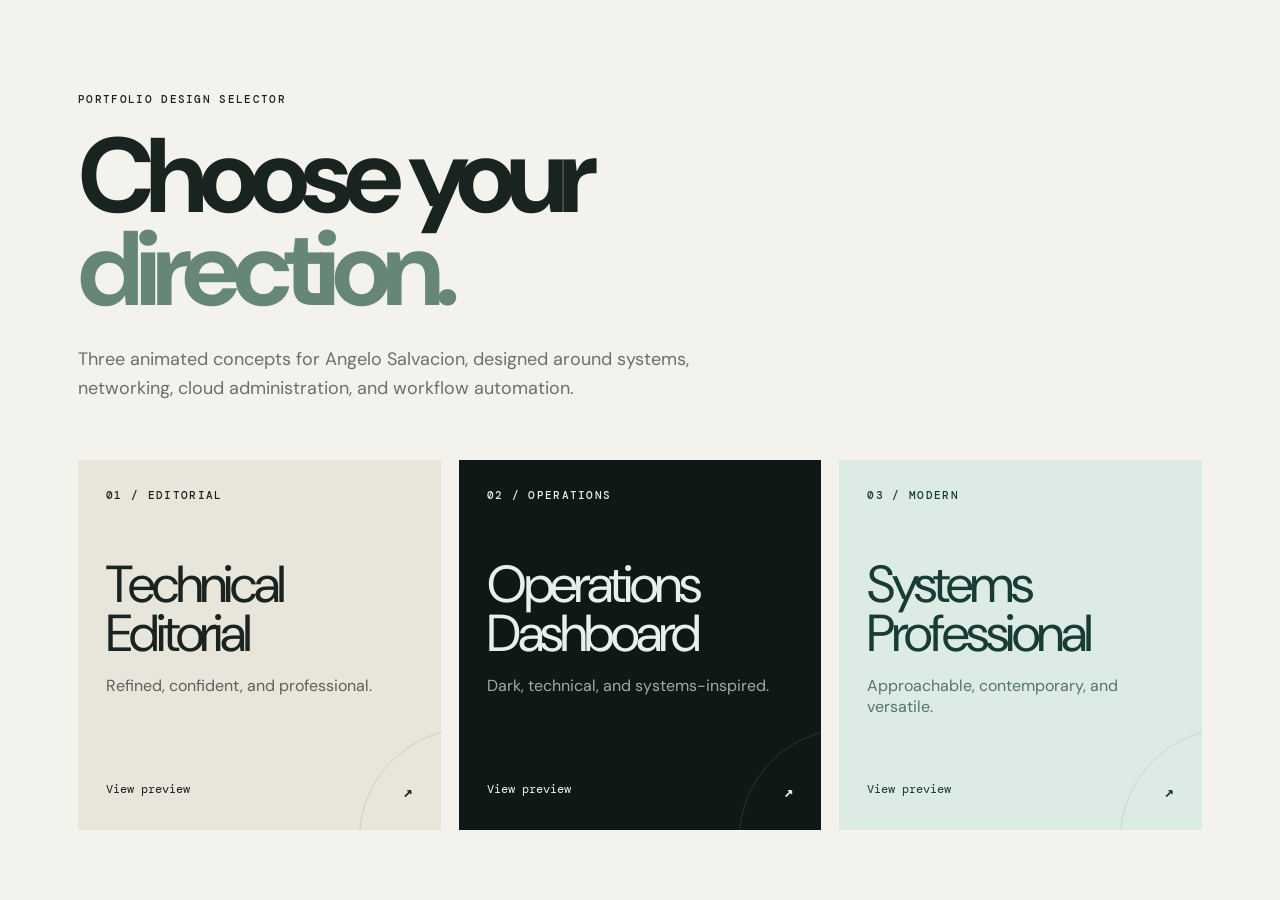
<file: index.html>
<!doctype html>
<html lang="en">
<head>
  <meta charset="utf-8">
  <meta name="viewport" content="width=device-width, initial-scale=1">
  <meta name="description" content="Portfolio design previews for Angelo Salvacion">
  <title>Angelo Salvacion — Portfolio Previews</title>
  <link rel="preconnect" href="https://fonts.googleapis.com">
  <link rel="preconnect" href="https://fonts.gstatic.com" crossorigin>
  <link href="https://fonts.googleapis.com/css2?family=DM+Mono:wght@400;500&family=DM+Sans:wght@400;500;600;700&family=Playfair+Display:ital,wght@1,500&display=swap" rel="stylesheet">
  <link rel="stylesheet" href="assets/styles.css">
  <script src="assets/script.js" defer></script>
</head>
<body class="chooser">
  <main class="chooser-main">
    <p class="eyebrow reveal">PORTFOLIO DESIGN SELECTOR</p>
    <h1 class="reveal">Choose your<br><span>direction.</span></h1>
    <p class="intro reveal">Three animated concepts for Angelo Salvacion, designed around systems, networking, cloud administration, and workflow automation.</p>

    <div class="preview-grid">
      <a class="preview-card editorial-card reveal" href="editorial/index.html">
        <span class="card-number">01 / EDITORIAL</span>
        <span class="preview-title">Technical<br>Editorial</span>
        <span class="preview-description">Refined, confident, and professional.</span>
        <span class="card-link">View preview <b>↗</b></span>
      </a>

      <a class="preview-card dashboard-card reveal" href="dashboard/index.html">
        <span class="card-number">02 / OPERATIONS</span>
        <span class="preview-title">Operations<br>Dashboard</span>
        <span class="preview-description">Dark, technical, and systems-inspired.</span>
        <span class="card-link">View preview <b>↗</b></span>
      </a>

      <a class="preview-card systems-card reveal" href="systems/index.html">
        <span class="card-number">03 / MODERN</span>
        <span class="preview-title">Systems<br>Professional</span>
        <span class="preview-description">Approachable, contemporary, and versatile.</span>
        <span class="card-link">View preview <b>↗</b></span>
      </a>
    </div>
  </main>
</body>
</html>
</file>
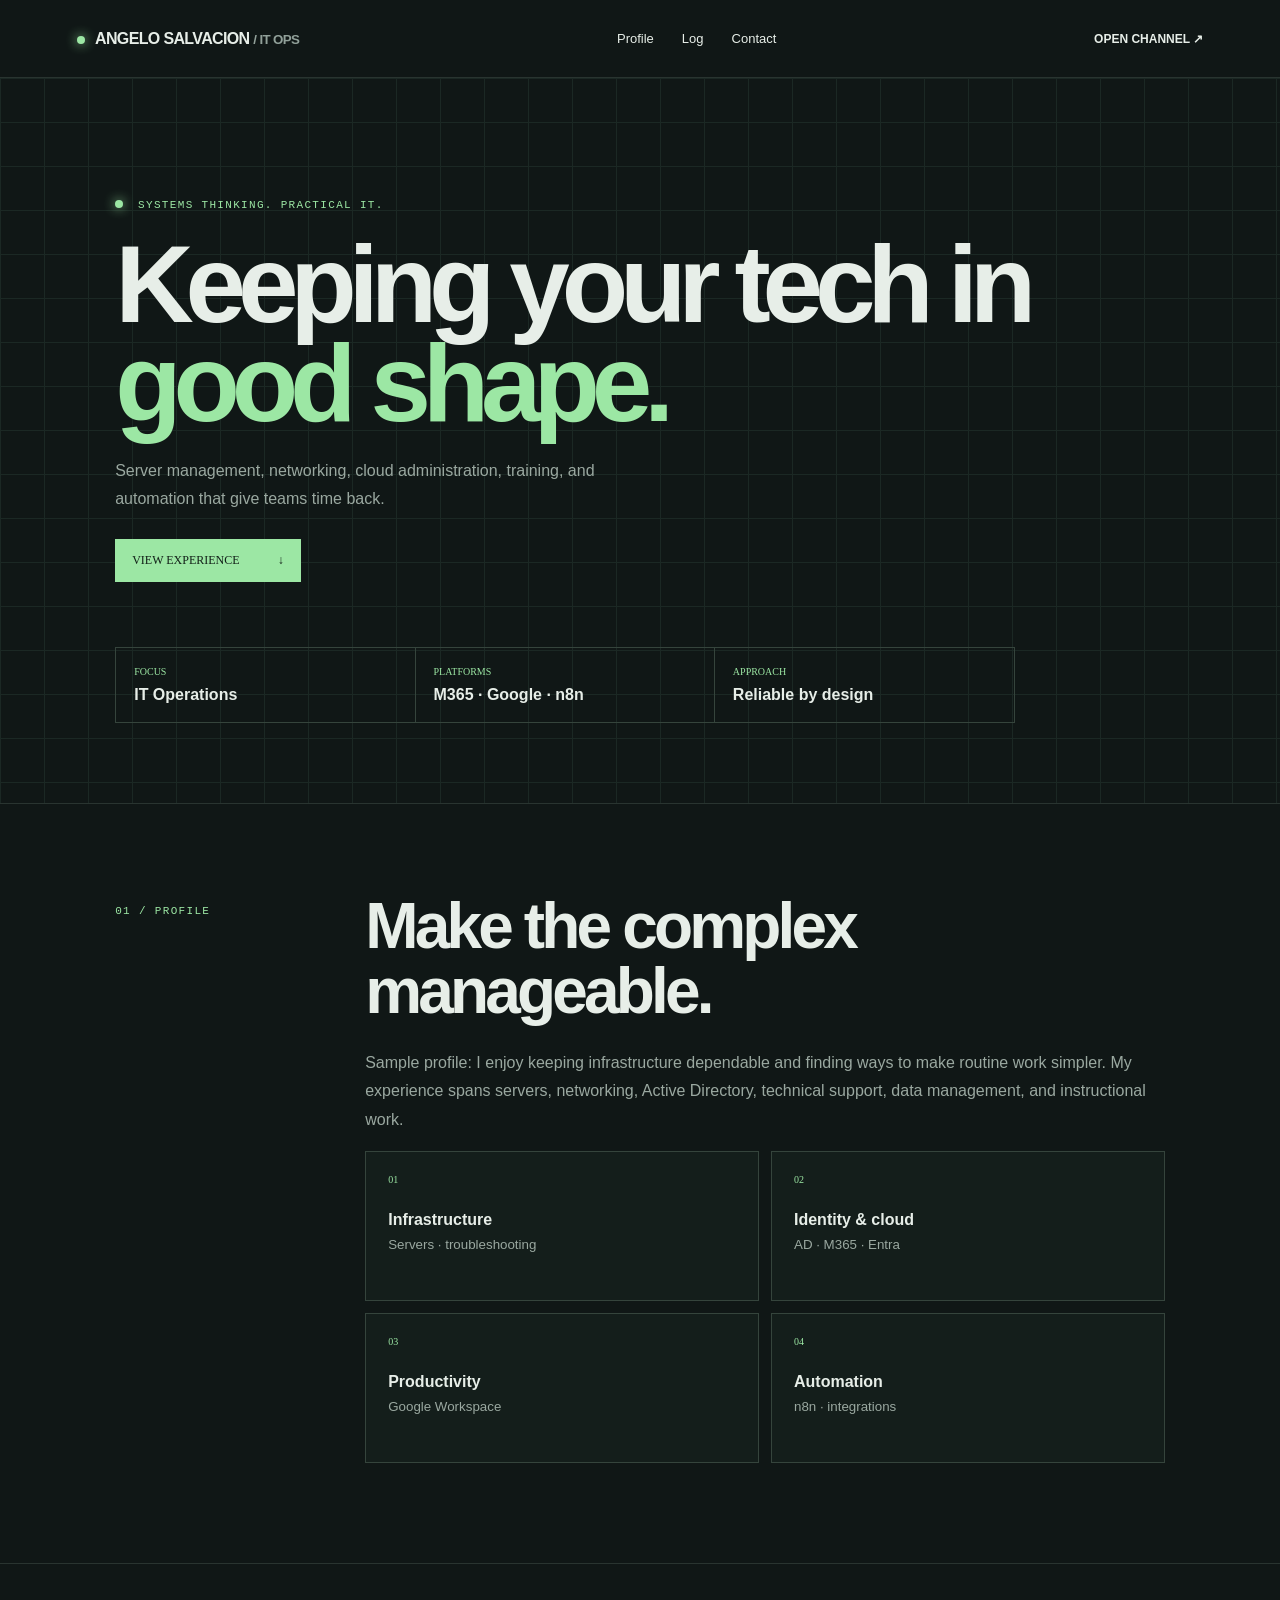
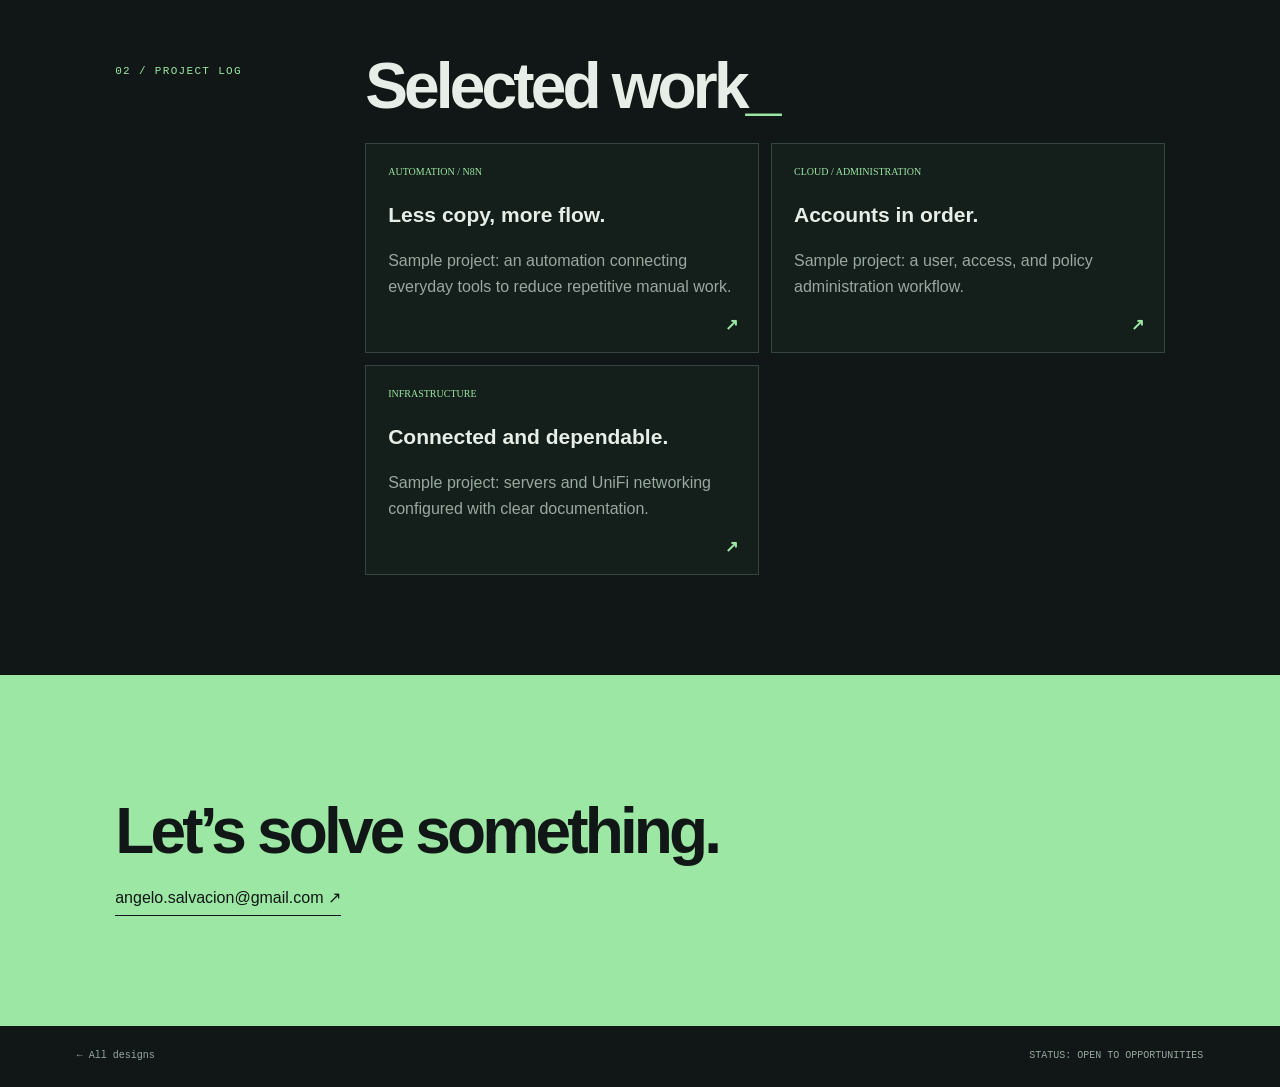
<file: dashboard/index.html>
<!doctype html>
<html lang="en"><head><meta charset="utf-8"><meta name="viewport" content="width=device-width,initial-scale=1"><title>Operations Dashboard — Angelo Salvacion</title><link rel="stylesheet" href="../assets/styles.css"><link rel="stylesheet" href="style.css"><script src="script.js" defer></script></head>
<body class="portfolio dashboard"><header class="site-header"><a class="brand" href="../index.html"><i></i> ANGELO SALVACION <small>/ IT OPS</small></a><nav><a href="#about">Profile</a><a href="#experience">Log</a><a href="#contact">Contact</a></nav><a class="header-cta" href="#contact">OPEN CHANNEL ↗</a></header>
<main><section class="hero dashboard-hero"><p class="eyebrow reveal"><i></i> SYSTEMS THINKING. PRACTICAL IT.</p><h1 class="reveal">Keeping your tech in <span>good shape.</span></h1><p class="hero-copy reveal">Server management, networking, cloud administration, training, and automation that give teams time back.</p><a class="button-link reveal" href="#experience">VIEW EXPERIENCE <span>↓</span></a><div class="status-panel reveal"><div><small>FOCUS</small><strong>IT Operations</strong></div><div><small>PLATFORMS</small><strong>M365 · Google · n8n</strong></div><div><small>APPROACH</small><strong>Reliable by design</strong></div></div></section>
<section class="content-section" id="about"><p class="eyebrow">01 / PROFILE</p><div class="section-copy reveal"><h2>Make the complex manageable.</h2><p>Sample profile: I enjoy keeping infrastructure dependable and finding ways to make routine work simpler. My experience spans servers, networking, Active Directory, technical support, data management, and instructional work.</p><div class="skill-grid"><article><span>01</span><strong>Infrastructure</strong><small>Servers · troubleshooting</small></article><article><span>02</span><strong>Identity &amp; cloud</strong><small>AD · M365 · Entra</small></article><article><span>03</span><strong>Productivity</strong><small>Google Workspace</small></article><article><span>04</span><strong>Automation</strong><small>n8n · integrations</small></article></div></div></section>
<section class="content-section" id="experience"><p class="eyebrow">02 / PROJECT LOG</p><div class="section-copy reveal"><h2>Selected work<span>_</span></h2><div class="project-grid"><article><small>AUTOMATION / N8N</small><h3>Less copy, more flow.</h3><p>Sample project: an automation connecting everyday tools to reduce repetitive manual work.</p><b>↗</b></article><article><small>CLOUD / ADMINISTRATION</small><h3>Accounts in order.</h3><p>Sample project: a user, access, and policy administration workflow.</p><b>↗</b></article><article><small>INFRASTRUCTURE</small><h3>Connected and dependable.</h3><p>Sample project: servers and UniFi networking configured with clear documentation.</p><b>↗</b></article></div></div></section>
<section class="contact-section" id="contact"><p class="eyebrow">03 / OPEN CHANNEL</p><h2>Let’s solve something.</h2><a class="contact-link" href="mailto:angelo.salvacion@gmail.com">angelo.salvacion@gmail.com ↗</a></section></main><footer class="site-footer"><a href="../index.html">← All designs</a><span>STATUS: OPEN TO OPPORTUNITIES</span></footer></body></html>
</file>
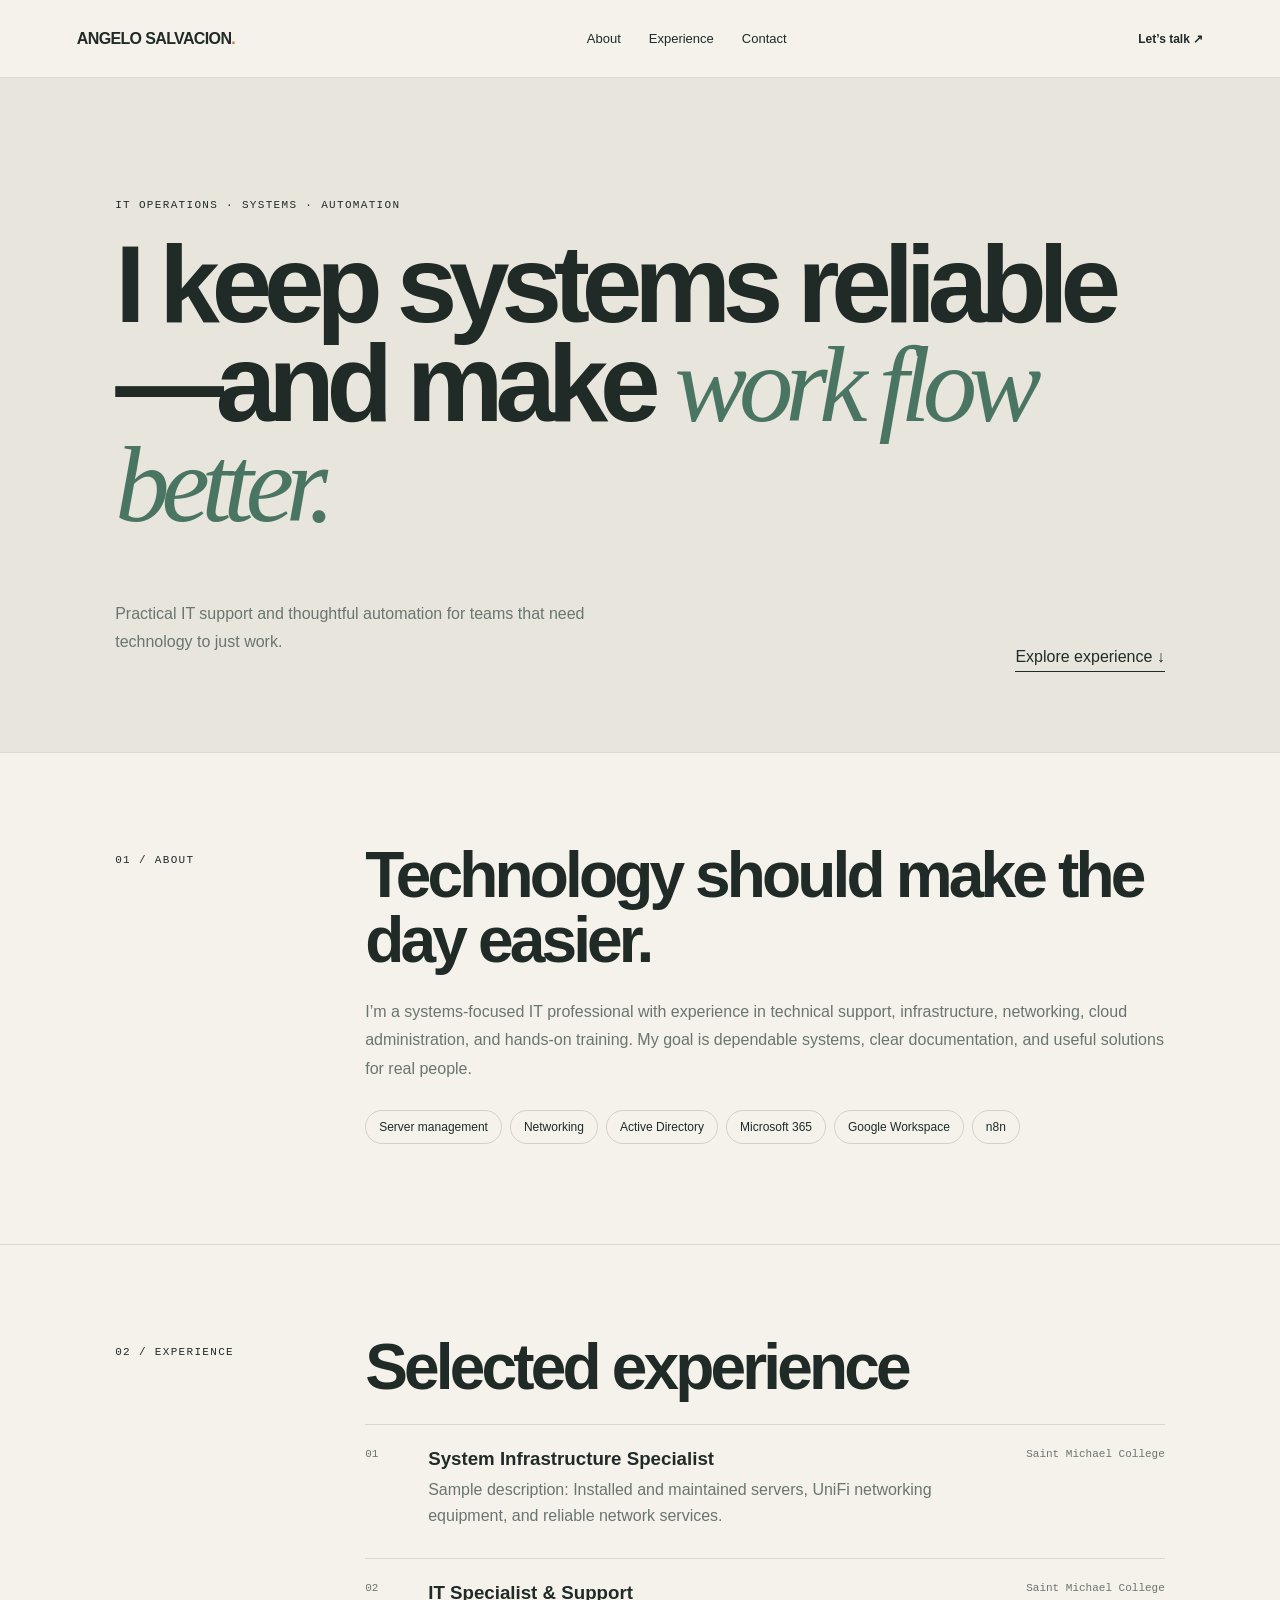
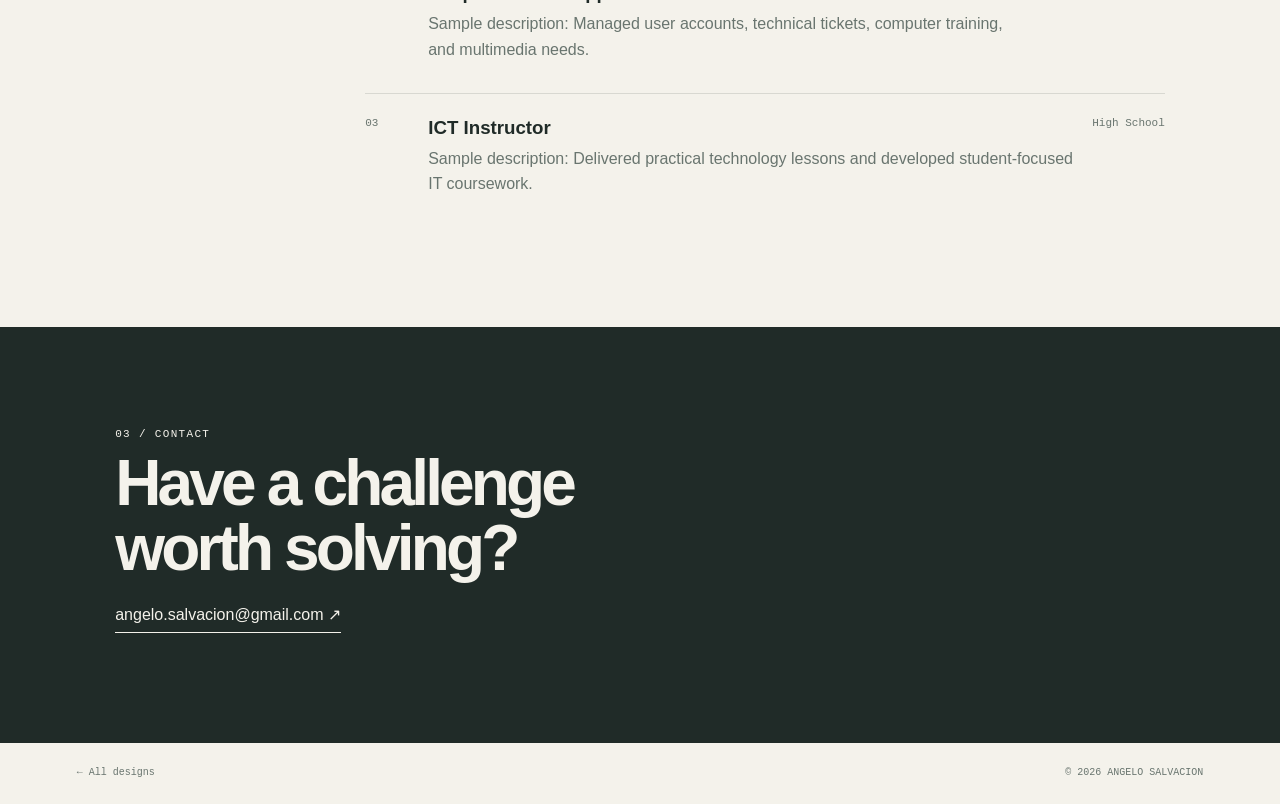
<file: editorial/index.html>
<!doctype html>
<html lang="en"><head><meta charset="utf-8"><meta name="viewport" content="width=device-width,initial-scale=1"><title>Technical Editorial — Angelo Salvacion</title><link rel="stylesheet" href="../assets/styles.css"><link rel="stylesheet" href="style.css"><script src="script.js" defer></script></head>
<body class="portfolio editorial"><header class="site-header"><a class="brand" href="../index.html">ANGELO SALVACION<span>.</span></a><nav><a href="#about">About</a><a href="#experience">Experience</a><a href="#contact">Contact</a></nav><a class="header-cta" href="#contact">Let’s talk ↗</a></header>
<main><section class="hero"><p class="eyebrow reveal">IT OPERATIONS · SYSTEMS · AUTOMATION</p><h1 class="reveal">I keep systems reliable—and make <em>work flow better.</em></h1><div class="hero-bottom reveal"><p class="hero-copy">Practical IT support and thoughtful automation for teams that need technology to just work.</p><a href="#experience">Explore experience ↓</a></div></section>
<section class="content-section" id="about"><p class="eyebrow">01 / ABOUT</p><div class="section-copy reveal"><h2>Technology should make the day easier.</h2><p>I’m a systems-focused IT professional with experience in technical support, infrastructure, networking, cloud administration, and hands-on training. My goal is dependable systems, clear documentation, and useful solutions for real people.</p><div class="tag-list"><span>Server management</span><span>Networking</span><span>Active Directory</span><span>Microsoft 365</span><span>Google Workspace</span><span>n8n</span></div></div></section>
<section class="content-section" id="experience"><p class="eyebrow">02 / EXPERIENCE</p><div class="section-copy reveal"><h2>Selected experience</h2><article class="project-row"><span>01</span><div><h3>System Infrastructure Specialist</h3><p>Sample description: Installed and maintained servers, UniFi networking equipment, and reliable network services.</p></div><b>Saint Michael College</b></article><article class="project-row"><span>02</span><div><h3>IT Specialist &amp; Support</h3><p>Sample description: Managed user accounts, technical tickets, computer training, and multimedia needs.</p></div><b>Saint Michael College</b></article><article class="project-row"><span>03</span><div><h3>ICT Instructor</h3><p>Sample description: Delivered practical technology lessons and developed student-focused IT coursework.</p></div><b>High School</b></article></div></section>
<section class="contact-section" id="contact"><p class="eyebrow">03 / CONTACT</p><h2 class="reveal">Have a challenge<br>worth solving?</h2><a class="contact-link" href="mailto:angelo.salvacion@gmail.com">angelo.salvacion@gmail.com ↗</a></section></main><footer class="site-footer"><a href="../index.html">← All designs</a><span>© 2026 ANGELO SALVACION</span></footer></body></html>
</file>
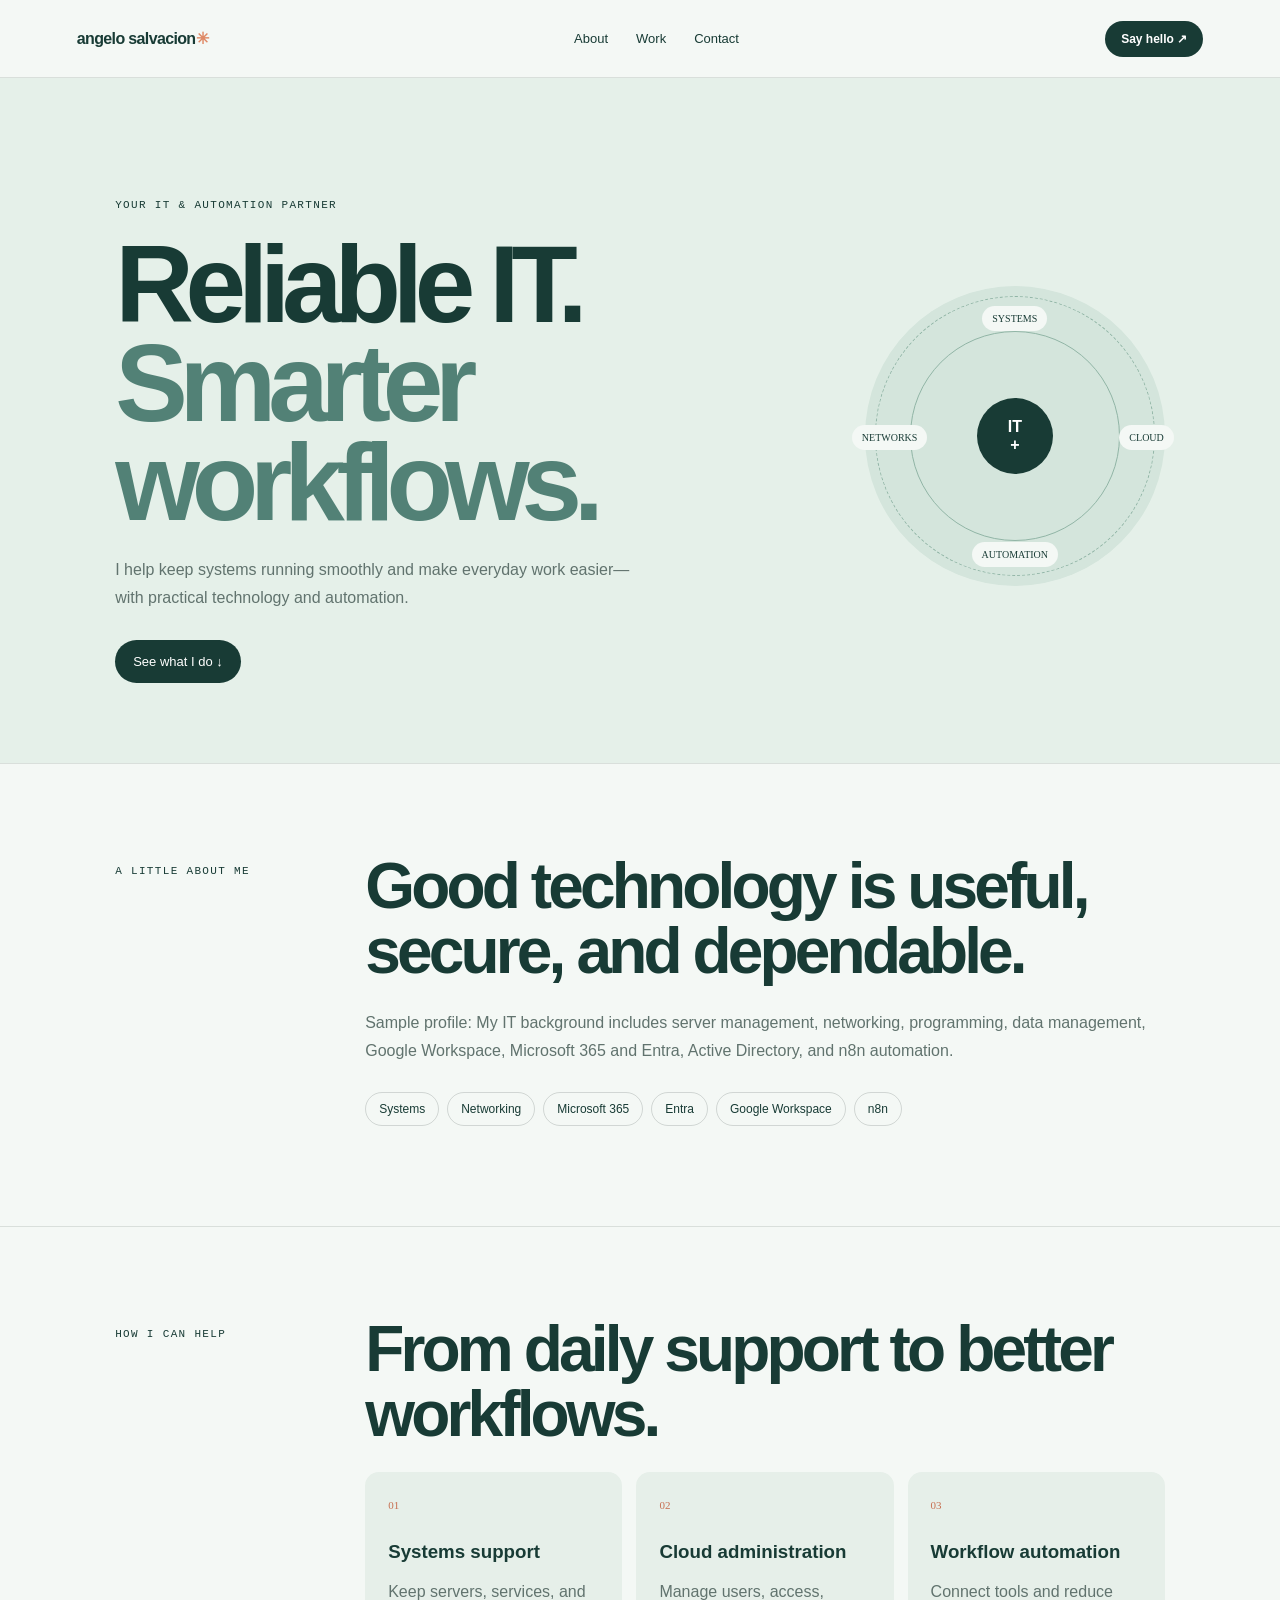
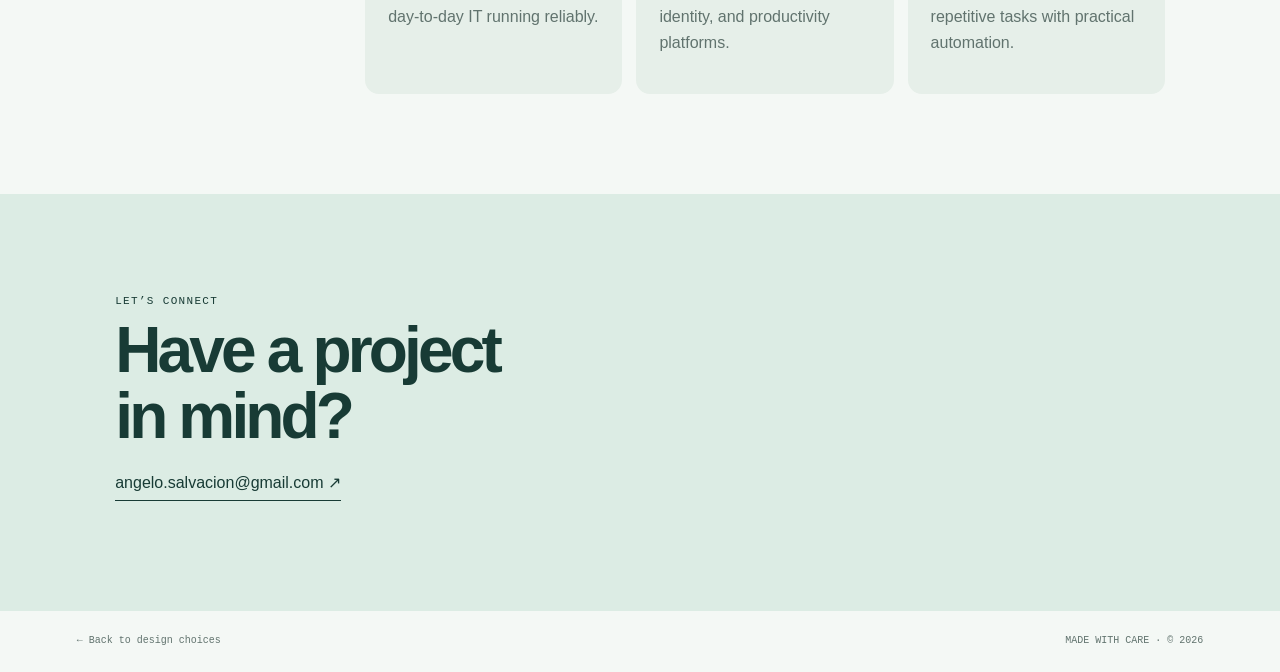
<file: systems/index.html>
<!doctype html>
<html lang="en"><head><meta charset="utf-8"><meta name="viewport" content="width=device-width,initial-scale=1"><title>Systems Professional — Angelo Salvacion</title><link rel="stylesheet" href="../assets/styles.css"><link rel="stylesheet" href="style.css"><script src="script.js" defer></script></head>
<body class="portfolio systems"><header class="site-header"><a class="brand" href="../index.html">angelo salvacion<span>✳</span></a><nav><a href="#about">About</a><a href="#work">Work</a><a href="#contact">Contact</a></nav><a class="header-cta" href="#contact">Say hello ↗</a></header>
<main><section class="hero systems-hero"><div class="hero-text reveal"><p class="eyebrow">YOUR IT &amp; AUTOMATION PARTNER</p><h1>Reliable IT.<br><span>Smarter workflows.</span></h1><p class="hero-copy">I help keep systems running smoothly and make everyday work easier—with practical technology and automation.</p><a class="button-link" href="#work">See what I do ↓</a></div><div class="orbit-card reveal"><div class="orbit orbit-one"></div><div class="orbit orbit-two"></div><div class="orbit-center">IT<br>+</div><span class="label-top">SYSTEMS</span><span class="label-right">CLOUD</span><span class="label-bottom">AUTOMATION</span><span class="label-left">NETWORKS</span></div></section>
<section class="content-section" id="about"><p class="eyebrow">A LITTLE ABOUT ME</p><div class="section-copy reveal"><h2>Good technology is useful, secure, and dependable.</h2><p>Sample profile: My IT background includes server management, networking, programming, data management, Google Workspace, Microsoft 365 and Entra, Active Directory, and n8n automation.</p><div class="tag-list"><span>Systems</span><span>Networking</span><span>Microsoft 365</span><span>Entra</span><span>Google Workspace</span><span>n8n</span></div></div></section>
<section class="content-section" id="work"><p class="eyebrow">HOW I CAN HELP</p><div class="section-copy reveal"><h2>From daily support to better workflows.</h2><div class="service-grid"><article><span>01</span><h3>Systems support</h3><p>Keep servers, services, and day-to-day IT running reliably.</p></article><article><span>02</span><h3>Cloud administration</h3><p>Manage users, access, identity, and productivity platforms.</p></article><article><span>03</span><h3>Workflow automation</h3><p>Connect tools and reduce repetitive tasks with practical automation.</p></article></div></div></section>
<section class="contact-section" id="contact"><p class="eyebrow">LET’S CONNECT</p><h2>Have a project<br>in mind?</h2><a class="contact-link" href="mailto:angelo.salvacion@gmail.com">angelo.salvacion@gmail.com ↗</a></section></main><footer class="site-footer"><a href="../index.html">← Back to design choices</a><span>MADE WITH CARE · © 2026</span></footer></body></html>
</file>
<file: assets/styles.css>
/* Shared chooser and preview foundation */
:root { --ease: cubic-bezier(.2,.75,.25,1); }
* { box-sizing: border-box; }
html { scroll-behavior: smooth; }
body { margin: 0; font-family: "DM Sans", sans-serif; }
a { color: inherit; text-decoration: none; }
.chooser { min-height: 100vh; background: #f3f2ed; color: #19231f; }
.chooser-main { max-width: 1180px; margin: auto; padding: 9vh 28px 60px; }
.eyebrow, .card-number { font: 500 11px "DM Mono", monospace; letter-spacing: .12em; }
.chooser h1 { font-size: clamp(58px, 9vw, 106px); line-height: .88; letter-spacing: -.075em; margin: 24px 0 28px; }
.chooser h1 span { color: #668678; }
.intro { max-width: 620px; color: #68716c; font-size: 18px; line-height: 1.65; }
.preview-grid { display: grid; grid-template-columns: repeat(3,1fr); gap: 18px; margin-top: 56px; }
.preview-card { min-height: 370px; padding: 28px; display: flex; flex-direction: column; overflow: hidden; position: relative; }
.preview-card::after { content:""; position:absolute; width:220px; height:220px; border-radius:50%; right:-140px; bottom:-120px; border:1px solid currentColor; opacity:.12; transition:.6s var(--ease); }
.preview-card:hover::after { width:330px; height:330px; }
.preview-card:hover .preview-title { transform: translateX(8px); }
.editorial-card { background:#e8e5db; }
.dashboard-card { background:#101817; color:#e8f0eb; }
.systems-card { background:#dcece5; color:#183b35; }
.preview-title { font-size: clamp(38px,4.2vw,52px); line-height:.95; letter-spacing:-.06em; margin:58px 0 16px; transition:.5s var(--ease); }
.preview-description { opacity:.68; }
.card-link { margin-top:auto; font:12px "DM Mono", monospace; }
.card-link b { float:right; font-size:16px; transition:.3s; }
.preview-card:hover .card-link b { transform:translate(4px,-4px); }
.reveal { opacity:0; transform:translateY(24px); }
.reveal.is-visible { opacity:1; transform:translateY(0); transition:opacity .75s var(--ease), transform .75s var(--ease); }
.preview-card:nth-child(2) { transition-delay:.08s; }
.preview-card:nth-child(3) { transition-delay:.16s; }

/* Shared portfolio shell */
.portfolio { --bg:#f4f2eb; --ink:#1d2925; --muted:#69756f; --accent:#517866; background:var(--bg); color:var(--ink); }
.site-header { height:78px; padding:0 max(6vw,24px); display:flex; align-items:center; justify-content:space-between; border-bottom:1px solid rgba(29,41,37,.12); position:relative; z-index:20; }
.brand { font-weight:700; letter-spacing:-.04em; }
.site-header nav { display:flex; gap:28px; font-size:13px; }
.header-cta { font-size:12px; font-weight:700; }
.hero,.content-section,.contact-section { padding-left:max(9vw,28px); padding-right:max(9vw,28px); }
.hero { min-height:620px; padding-top:110px; padding-bottom:80px; }
.hero h1 { font-size:clamp(58px,8.5vw,112px); line-height:.91; letter-spacing:-.075em; margin:24px 0; }
.hero-copy { max-width:520px; color:var(--muted); line-height:1.75; }
.content-section { padding-top:90px; padding-bottom:100px; display:grid; grid-template-columns:210px 1fr; gap:40px; border-top:1px solid rgba(29,41,37,.12); }
.section-copy { max-width:820px; }
.section-copy h2,.contact-section h2 { font-size:clamp(38px,5vw,64px); line-height:1.02; letter-spacing:-.06em; margin:0 0 24px; }
.section-copy>p { color:var(--muted); line-height:1.8; }
.tag-list { display:flex; flex-wrap:wrap; gap:8px; margin-top:26px; }
.tag-list span { border:1px solid rgba(29,41,37,.16); border-radius:30px; padding:9px 13px; font-size:12px; }
.project-row { display:grid; grid-template-columns:45px 1fr auto; gap:18px; padding:23px 0; border-top:1px solid rgba(29,41,37,.13); }
.project-row span,.project-row b { font:11px "DM Mono", monospace; color:var(--muted); }
.project-row h3,.project-row p { margin:0 0 7px; }
.project-row p { color:var(--muted); line-height:1.6; }
.contact-section { padding-top:90px; padding-bottom:110px; background:var(--ink); color:var(--bg); }
.contact-link { display:inline-block; border-bottom:1px solid; padding-bottom:8px; }
.site-footer { padding:24px max(6vw,24px); display:flex; justify-content:space-between; font:10px "DM Mono", monospace; color:var(--muted); }

@media (prefers-reduced-motion: reduce) { html { scroll-behavior:auto; } *,*::before,*::after { animation-duration:.01ms!important; transition-duration:.01ms!important; } }
@media (max-width:760px) {
  .preview-grid { grid-template-columns:1fr; }.preview-card { min-height:300px; }
  .site-header { height:auto; min-height:72px; flex-wrap:wrap; padding-top:12px; padding-bottom:12px; }
  .site-header nav { order:3; width:100%; margin-top:12px; }.content-section { grid-template-columns:1fr; }.hero { min-height:auto; }
  .project-row { grid-template-columns:30px 1fr; }.project-row b { grid-column:2; }.site-footer { flex-direction:column; gap:12px; }
}
</file>
<file: dashboard/style.css>
.dashboard { --bg:#101716;--ink:#e7eee8;--muted:#9aa8a0;--accent:#9ce7a4;background:#101716;color:#e7eee8 }.dashboard .site-header{border-color:#293430}.dashboard .brand i,.dashboard .eyebrow i{display:inline-block;width:8px;height:8px;border-radius:50%;background:#9ce7a4;box-shadow:0 0 12px #9ce7a4;margin-right:7px}.dashboard .brand small{color:#91a099}.dashboard-hero{background-image:linear-gradient(#1b2824 1px,transparent 1px),linear-gradient(90deg,#1b2824 1px,transparent 1px);background-size:44px 44px}.dashboard h1 span,.dashboard h2 span{color:#9ce7a4}.dashboard .eyebrow{color:#9ce7a4}.button-link{display:inline-flex;gap:38px;padding:14px 17px;background:#9ce7a4;color:#122018;font:12px "DM Mono";margin-top:10px}.status-panel{display:grid;grid-template-columns:repeat(3,1fr);max-width:900px;margin-top:65px;border:1px solid #35443c}.status-panel div{padding:18px;border-right:1px solid #35443c}.status-panel div:last-child{border:0}.status-panel small{display:block;color:#9ce7a4;font:10px "DM Mono";margin-bottom:9px}.dashboard .content-section{border-color:#293430}.skill-grid,.project-grid{display:grid;grid-template-columns:repeat(2,1fr);gap:12px}.skill-grid article,.project-grid article{position:relative;border:1px solid #35443c;background:#141e1b;min-height:150px;padding:22px}.skill-grid span,.project-grid small{display:block;color:#9ce7a4;font:10px "DM Mono";margin-bottom:26px}.skill-grid strong,.skill-grid small{display:block}.skill-grid small{margin-top:8px;color:#9aa8a0}.project-grid article{min-height:210px}.project-grid h3{font-size:21px}.project-grid p{color:#9aa8a0;line-height:1.6}.project-grid b{position:absolute;right:20px;bottom:18px;color:#9ce7a4}.dashboard .contact-section{background:#9ce7a4;color:#101716}.dashboard .reveal{opacity:0;transform:translateY(20px)}.dashboard .reveal.is-visible{opacity:1;transform:none;transition:.8s cubic-bezier(.2,.75,.25,1)}@keyframes pulse{50%{opacity:.35;transform:scale(.8)}}.dashboard .brand i,.dashboard .eyebrow i{animation:pulse 1.8s infinite}@media(max-width:760px){.status-panel,.skill-grid,.project-grid{grid-template-columns:1fr}.status-panel div{border-right:0;border-bottom:1px solid #35443c}}
</file>
<file: editorial/style.css>
.editorial { --bg:#f4f2eb;--ink:#202b28;--accent:#3e6858; }.editorial .hero { background:#e8e6dc; }.editorial .brand span { color:#d0764d; }.editorial h1 em { font-family:"Playfair Display",serif;color:#4b7563;font-weight:500; }.hero-bottom { display:flex;align-items:end;justify-content:space-between;gap:30px;margin-top:50px }.hero-bottom a { border-bottom:1px solid;padding-bottom:5px }.editorial .content-section:nth-of-type(2) { background:#f4f2eb }.reveal { opacity:0;transform:translateY(20px) }.reveal.is-visible { opacity:1;transform:none;transition:.8s cubic-bezier(.2,.75,.25,1) }
</file>
<file: systems/style.css>
.systems{--bg:#f4f8f5;--ink:#183b35;--muted:#61736e;--accent:#df8966}.systems .brand span{color:#df8966}.systems .header-cta{background:#183b35;color:#fff;border-radius:24px;padding:11px 16px}.systems-hero{display:flex;align-items:center;justify-content:space-between;gap:50px;background:#e5f0e9}.systems-hero .hero-text{max-width:590px}.systems-hero h1 span{color:#528176}.systems .button-link{display:inline-flex;gap:24px;background:#183b35;color:#fff;padding:14px 18px;border-radius:30px;margin-top:12px;font-size:13px}.orbit-card{position:relative;flex:0 0 300px;height:300px;border-radius:50%;background:#d4e5dc;display:grid;place-items:center}.orbit{position:absolute;border:1px solid #91b5a6;border-radius:50%}.orbit-one{width:210px;height:210px}.orbit-two{width:280px;height:280px;border-style:dashed;animation:spin 22s linear infinite}.orbit-center{width:76px;height:76px;display:grid;place-content:center;text-align:center;border-radius:50%;background:#183b35;color:#fff;font-weight:700}.orbit-card span{position:absolute;background:#f4f8f5;padding:7px 10px;border-radius:20px;font:10px "DM Mono"}.label-top{top:20px}.label-right{right:-9px;top:139px}.label-bottom{bottom:19px}.label-left{left:-13px;top:139px}.service-grid{display:grid;grid-template-columns:repeat(3,1fr);gap:14px}.service-grid article{background:#e6efe9;border-radius:14px;padding:23px;transition:.4s cubic-bezier(.2,.75,.25,1)}.service-grid article:hover{transform:translateY(-8px);box-shadow:0 18px 35px rgba(24,59,53,.10)}.service-grid article>span{color:#c76f51;font:11px "DM Mono"}.service-grid h3{margin:28px 0 10px}.service-grid p{color:var(--muted);line-height:1.6}.systems .contact-section{background:#dcece4;color:#183b35}.systems .reveal{opacity:0;transform:translateY(20px)}.systems .reveal.is-visible{opacity:1;transform:none;transition:.8s cubic-bezier(.2,.75,.25,1)}@keyframes spin{to{transform:rotate(360deg)}}@media(max-width:760px){.systems-hero{display:block}.orbit-card{margin:55px auto 10px;transform:scale(.85)}.service-grid{grid-template-columns:1fr}}
</file>
